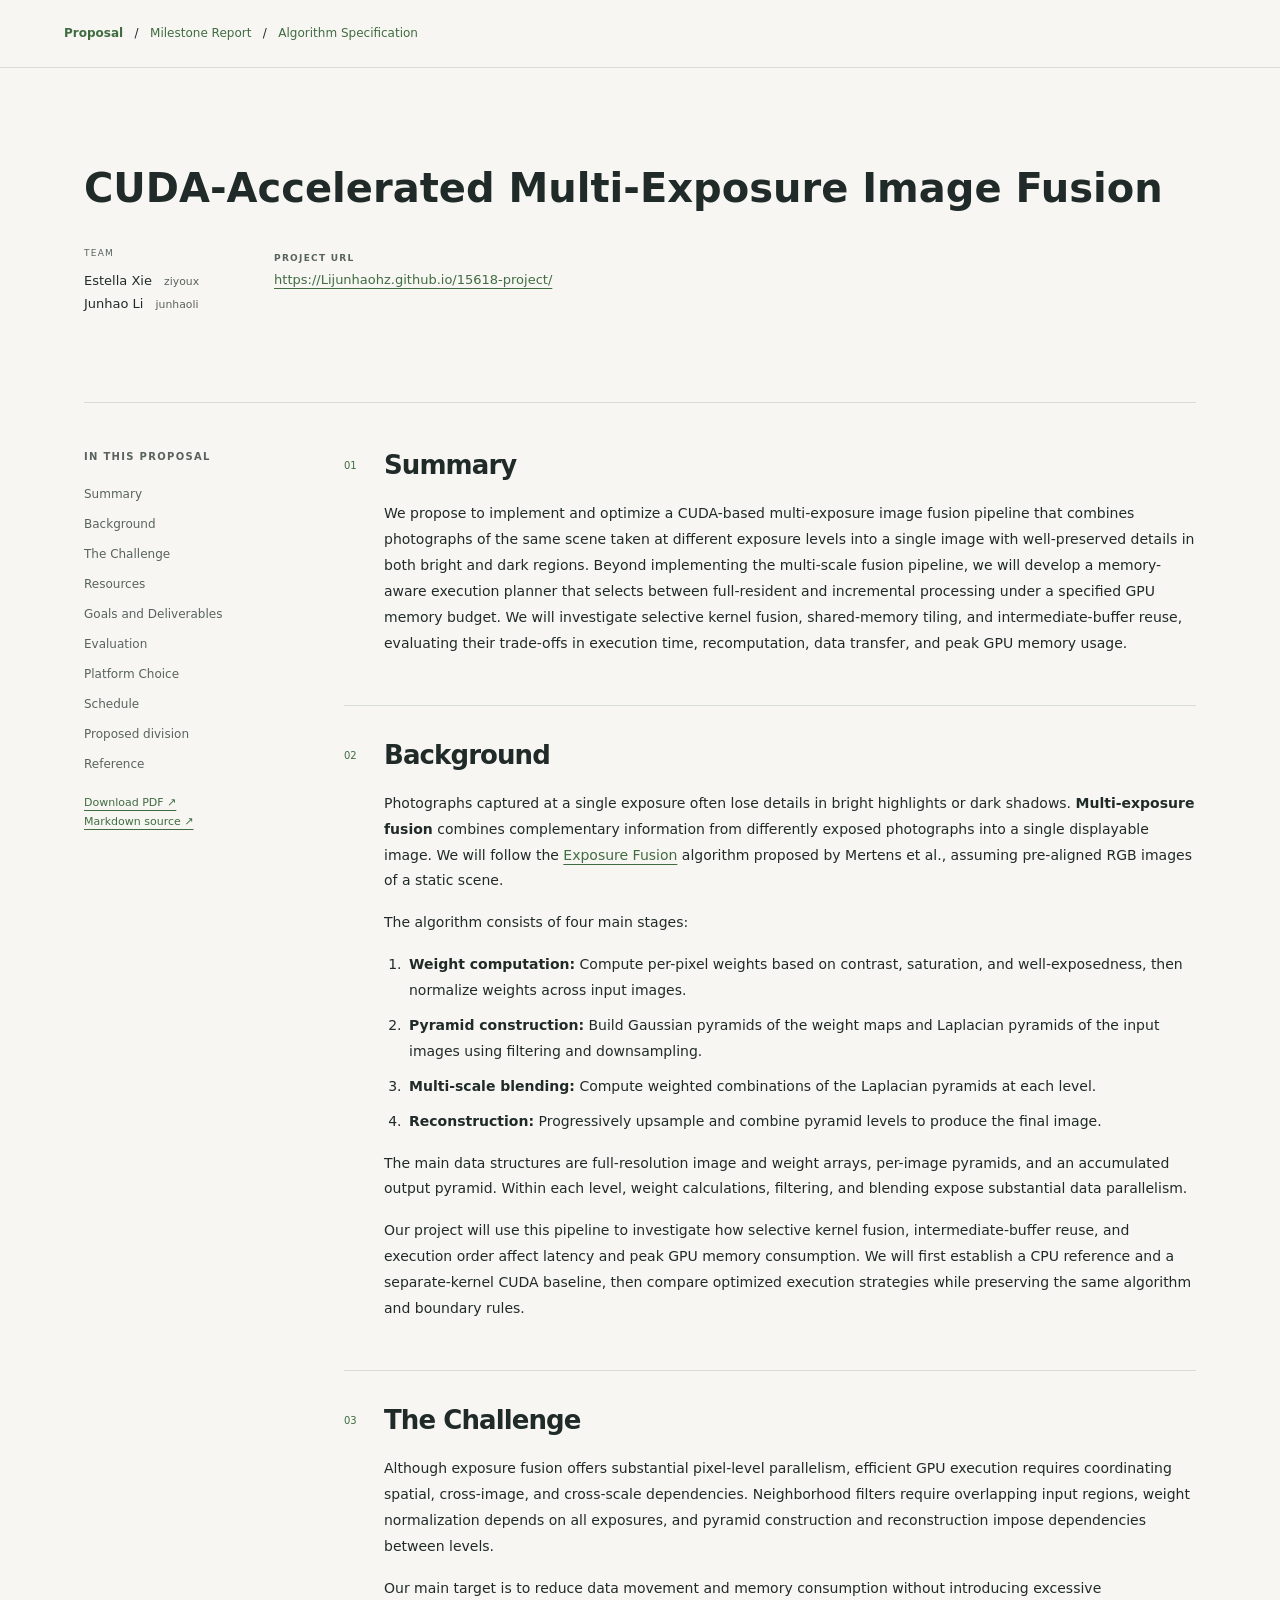
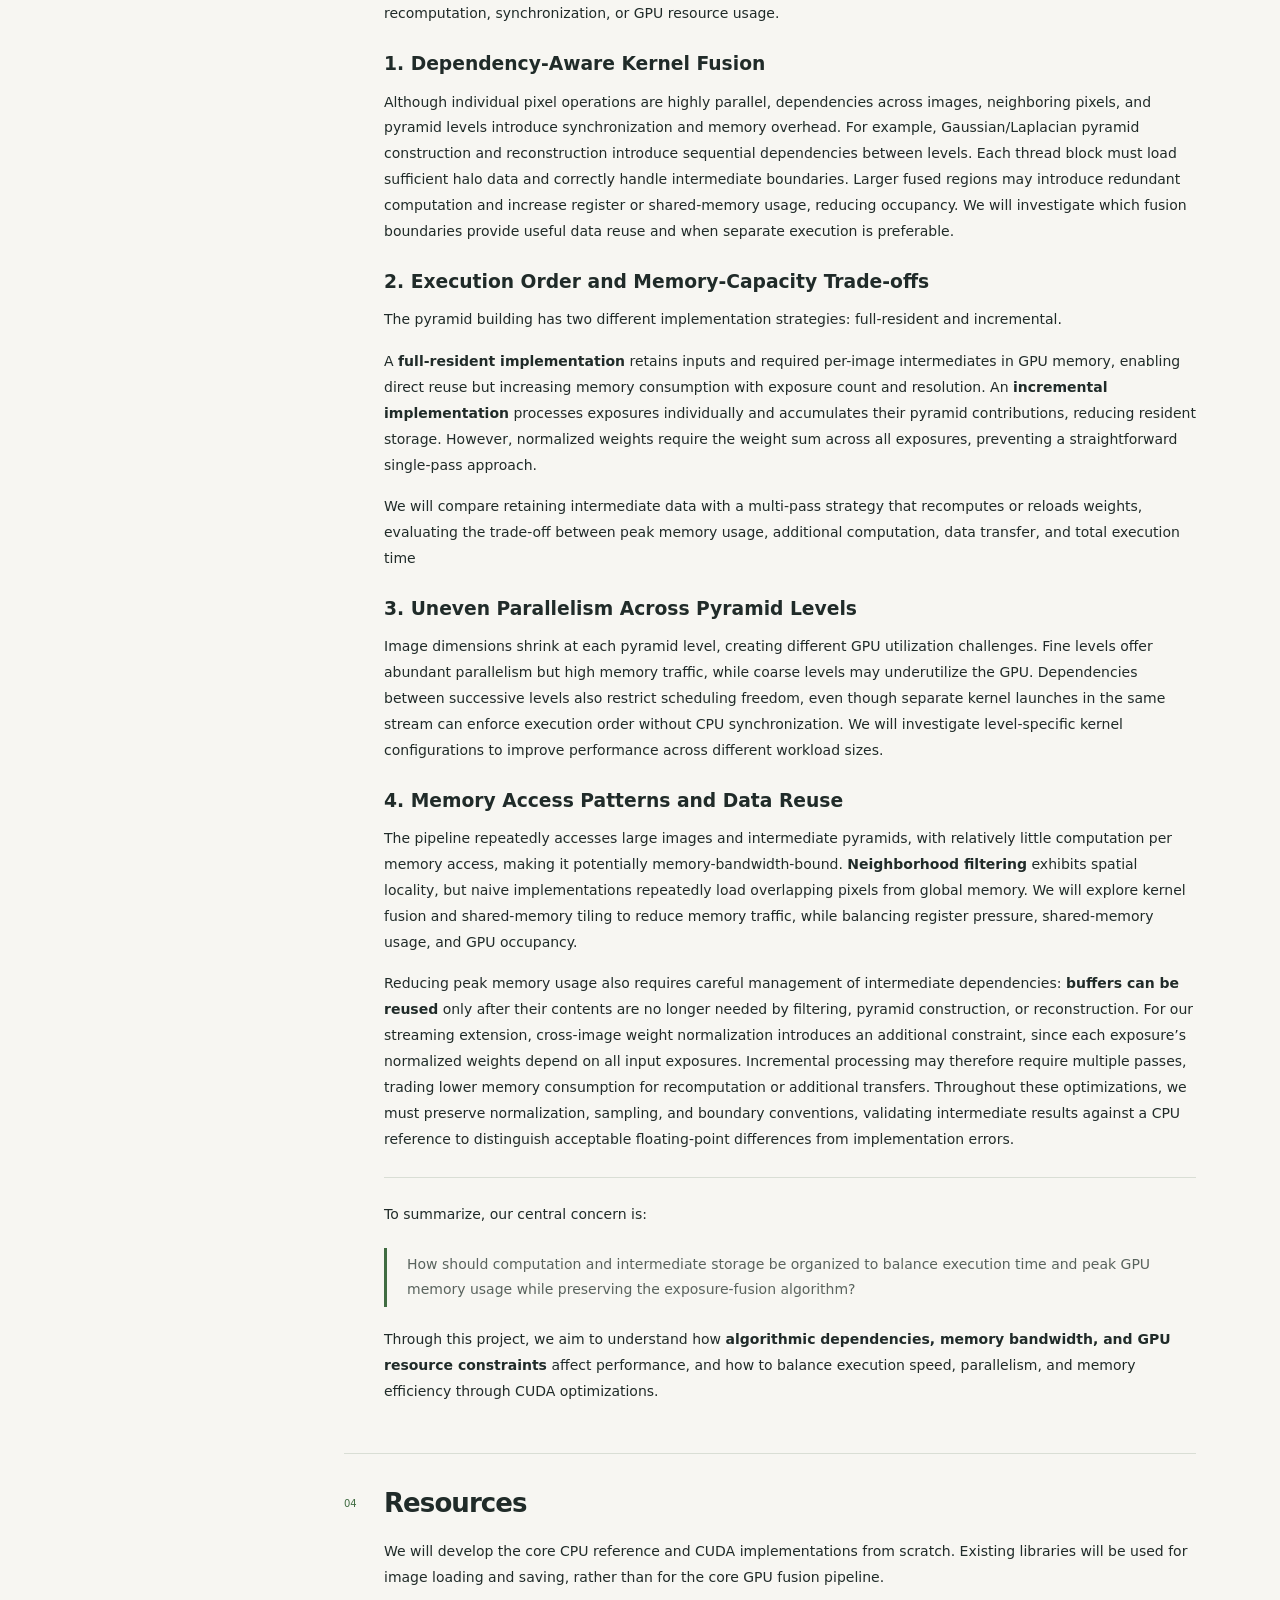
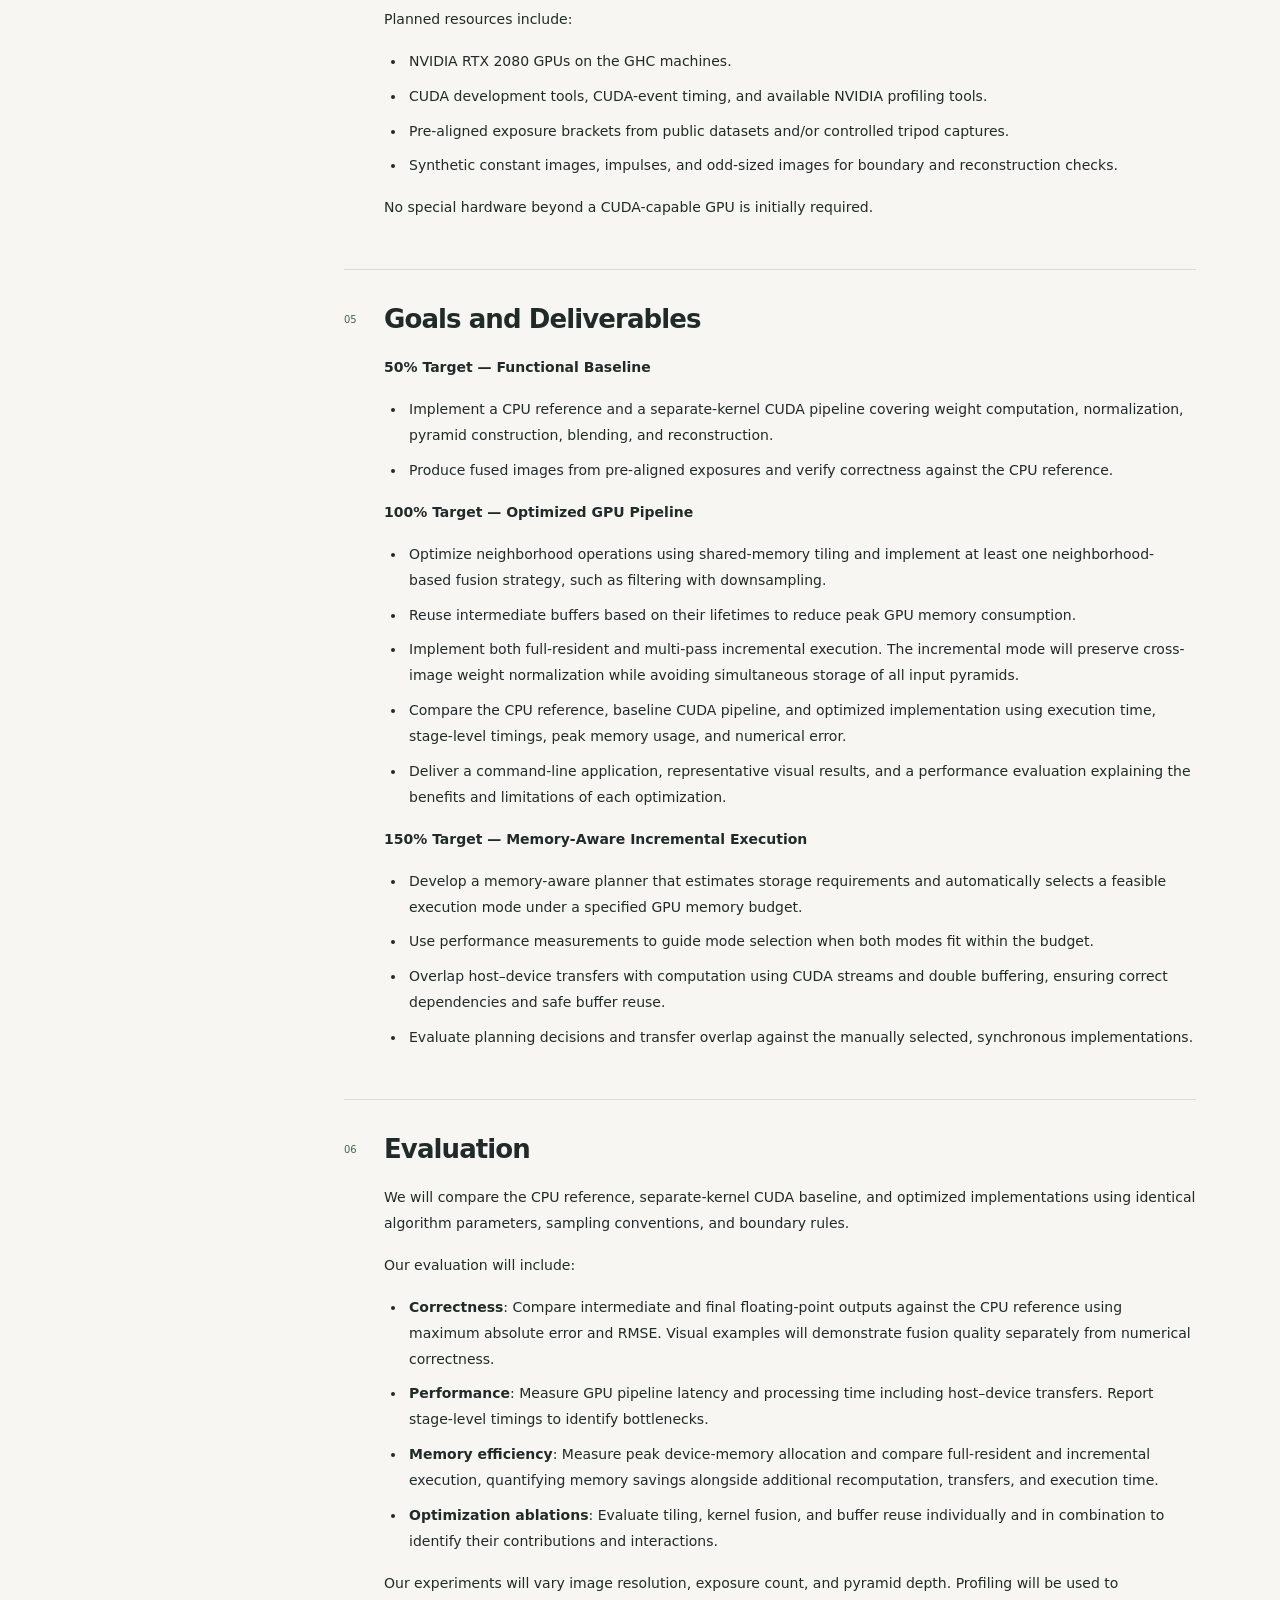
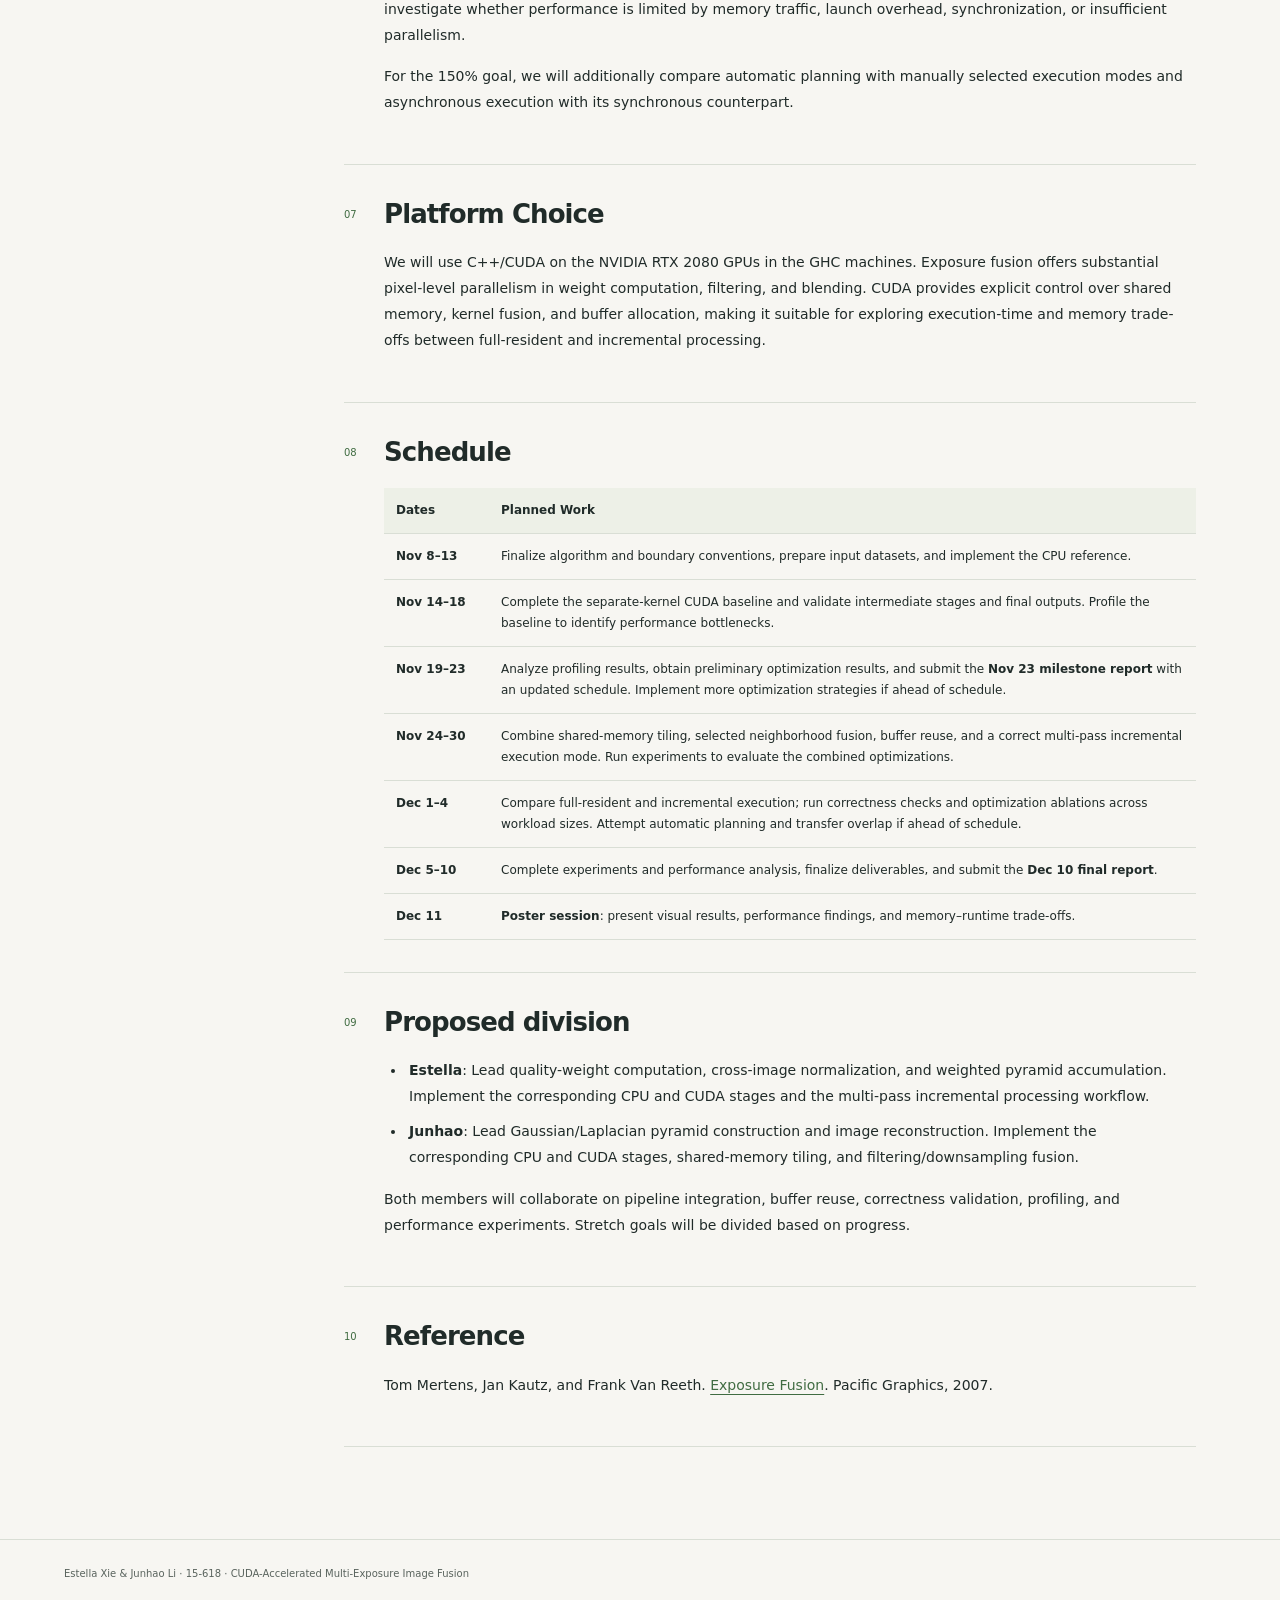
<file: index.html>
<!doctype html><html lang="en"><head><meta charset="utf-8"><meta name="viewport" content="width=device-width, initial-scale=1"><meta name="description" content="15-618 exposure fusion project: implementation progress, measured results, and revised schedule."><title>CUDA-Accelerated Multi-Exposure Image Fusion — Proposal</title><link rel="stylesheet" href="assets/style.css"></head><body><a class="skip" href="#proposal">Skip to proposal</a><header aria-label="Project documents"><div><a href="index.html" aria-current="page"><strong>Proposal</strong></a> &nbsp; / &nbsp; <a href="milestone.html">Milestone Report</a> &nbsp; / &nbsp; <a href="algorithm.html">Algorithm Specification</a></div></header><main><div class="hero"><h1>CUDA-Accelerated Multi-Exposure Image Fusion</h1><div class="team"><div><span>TEAM</span>Estella Xie <small>ziyoux</small><br>Junhao Li <small>junhaoli</small></div><div class="project-url"><p><strong>Project URL</strong></p>
<p><a href="https://Lijunhaohz.github.io/15618-project/">https://Lijunhaohz.github.io/15618-project/</a></p></div></div></div><div class="document" id="proposal"><aside><div class="eyebrow">IN THIS PROPOSAL</div><nav aria-label="Proposal sections"><a href="#summary">Summary</a><a href="#background">Background</a><a href="#the-challenge">The Challenge</a><a href="#resources">Resources</a><a href="#goals-and-deliverables">Goals and Deliverables</a><a href="#evaluation">Evaluation</a><a href="#platform-choice">Platform Choice</a><a href="#schedule">Schedule</a><a href="#proposed-division">Proposed division</a><a href="#reference">Reference</a></nav><a href="docs/proposal.pdf">Download PDF ↗</a><br><a href="docs/proposal.md">Markdown source ↗</a></aside><article><section id="summary"><span class="number">01</span><div><h2>Summary</h2><p>We propose to implement and optimize a CUDA-based multi-exposure image fusion pipeline that combines photographs of the same scene taken at different exposure levels into a single image with well-preserved details in both bright and dark regions. Beyond implementing the multi-scale fusion pipeline, we will develop a memory-aware execution planner that selects between full-resident and incremental processing under a specified GPU memory budget. We will investigate selective kernel fusion, shared-memory tiling, and intermediate-buffer reuse, evaluating their trade-offs in execution time, recomputation, data transfer, and peak GPU memory usage.</p></div></section>
<section id="background"><span class="number">02</span><div><h2>Background</h2><p>Photographs captured at a single exposure often lose details in bright highlights or dark shadows. <strong>Multi-exposure fusion</strong> combines complementary information from differently exposed photographs into a single displayable image. We will follow the <a href="https://www.tommertens.com/old-academic/papers/exposure_fusion_reduced.pdf">Exposure Fusion</a> algorithm proposed by Mertens et al., assuming pre-aligned RGB images of a static scene.</p>
<p>The algorithm consists of four main stages:</p>
<ol>
<li><strong>Weight computation:</strong> Compute per-pixel weights based on contrast, saturation, and well-exposedness, then normalize weights across input images.</li>
<li><strong>Pyramid construction:</strong> Build Gaussian pyramids of the weight maps and Laplacian pyramids of the input images using filtering and downsampling.</li>
<li><strong>Multi-scale blending:</strong> Compute weighted combinations of the Laplacian pyramids at each level.</li>
<li><strong>Reconstruction:</strong> Progressively upsample and combine pyramid levels to produce the final image.</li>
</ol>
<p>The main data structures are full-resolution image and weight arrays, per-image pyramids, and an accumulated output pyramid. Within each level, weight calculations, filtering, and blending expose substantial data parallelism.</p>
<p>Our project will use this pipeline to investigate how selective kernel fusion, intermediate-buffer reuse, and execution order affect latency and peak GPU memory consumption. We will first establish a CPU reference and a separate-kernel CUDA baseline, then compare optimized execution strategies while preserving the same algorithm and boundary rules.</p></div></section>
<section id="the-challenge"><span class="number">03</span><div><h2>The Challenge</h2><p>Although exposure fusion offers substantial pixel-level parallelism, efficient GPU execution requires coordinating spatial, cross-image, and cross-scale dependencies. Neighborhood filters require overlapping input regions, weight normalization depends on all exposures, and pyramid construction and reconstruction impose dependencies between levels.</p>
<p>Our main target is to reduce data movement and memory consumption without introducing excessive recomputation, synchronization, or GPU resource usage.</p>
<h3>1. Dependency-Aware Kernel Fusion</h3>
<p>Although individual pixel operations are highly parallel, dependencies across images, neighboring pixels, and pyramid levels introduce synchronization and memory overhead. For example, Gaussian/Laplacian pyramid construction and reconstruction introduce sequential dependencies between levels. Each thread block must load sufficient halo data and correctly handle intermediate boundaries. Larger fused regions may introduce redundant computation and increase register or shared-memory usage, reducing occupancy. We will investigate which fusion boundaries provide useful data reuse and when separate execution is preferable.</p>
<h3>2. Execution Order and Memory-Capacity Trade-offs</h3>
<p>The pyramid building has two different implementation strategies: full-resident and incremental.</p>
<p>A <strong>full-resident implementation</strong> retains inputs and required per-image intermediates in GPU memory, enabling direct reuse but increasing memory consumption with exposure count and resolution. An <strong>incremental implementation</strong> processes exposures individually and accumulates their pyramid contributions, reducing resident storage. However, normalized weights require the weight sum across all exposures, preventing a straightforward single-pass approach.</p>
<p>We will compare retaining intermediate data with a multi-pass strategy that recomputes or reloads weights, evaluating the trade-off between peak memory usage, additional computation, data transfer, and total execution time</p>
<h3>3. Uneven Parallelism Across Pyramid Levels</h3>
<p>Image dimensions shrink at each pyramid level, creating different GPU utilization challenges. Fine levels offer abundant parallelism but high memory traffic, while coarse levels may underutilize the GPU. Dependencies between successive levels also restrict scheduling freedom, even though separate kernel launches in the same stream can enforce execution order without CPU synchronization. We will investigate level-specific kernel configurations to improve performance across different workload sizes.</p>
<h3>4. Memory Access Patterns and Data Reuse</h3>
<p>The pipeline repeatedly accesses large images and intermediate pyramids, with relatively little computation per memory access, making it potentially memory-bandwidth-bound. <strong>Neighborhood filtering</strong> exhibits spatial locality, but naive implementations repeatedly load overlapping pixels from global memory. We will explore kernel fusion and shared-memory tiling to reduce memory traffic, while balancing register pressure, shared-memory usage, and GPU occupancy.</p>
<p>Reducing peak memory usage also requires careful management of intermediate dependencies: <strong>buffers can be reused</strong> only after their contents are no longer needed by filtering, pyramid construction, or reconstruction. For our streaming extension, cross-image weight normalization introduces an additional constraint, since each exposure’s normalized weights depend on all input exposures. Incremental processing may therefore require multiple passes, trading lower memory consumption for recomputation or additional transfers. Throughout these optimizations, we must preserve normalization, sampling, and boundary conventions, validating intermediate results against a CPU reference to distinguish acceptable floating-point differences from implementation errors.</p>
<hr>
<p>To summarize, our central concern is:</p>
<blockquote><p>How should computation and intermediate storage be organized to balance execution time and peak GPU memory usage while preserving the exposure-fusion algorithm?</p></blockquote>
<p>Through this project, we aim to understand how <strong>algorithmic dependencies, memory bandwidth, and GPU resource constraints</strong> affect performance, and how to balance execution speed, parallelism, and memory efficiency through CUDA optimizations.</p></div></section>
<section id="resources"><span class="number">04</span><div><h2>Resources</h2><p>We will develop the core CPU reference and CUDA implementations from scratch. Existing libraries will be used for image loading and saving, rather than for the core GPU fusion pipeline.</p>
<p>Planned resources include:</p>
<ul>
<li>NVIDIA RTX 2080 GPUs on the GHC machines.</li>
<li>CUDA development tools, CUDA-event timing, and available NVIDIA profiling tools.</li>
<li>Pre-aligned exposure brackets from public datasets and/or controlled tripod captures.</li>
<li>Synthetic constant images, impulses, and odd-sized images for boundary and reconstruction checks.</li>
</ul>
<p>No special hardware beyond a CUDA-capable GPU is initially required.</p></div></section>
<section id="goals-and-deliverables"><span class="number">05</span><div><h2>Goals and Deliverables</h2><p><strong>50% Target — Functional Baseline</strong></p>
<ul>
<li>Implement a CPU reference and a separate-kernel CUDA pipeline covering weight computation, normalization, pyramid construction, blending, and reconstruction.</li>
<li>Produce fused images from pre-aligned exposures and verify correctness against the CPU reference.</li>
</ul>
<p><strong>100% Target — Optimized GPU Pipeline</strong></p>
<ul>
<li>Optimize neighborhood operations using shared-memory tiling and implement at least one neighborhood-based fusion strategy, such as filtering with downsampling.</li>
<li>Reuse intermediate buffers based on their lifetimes to reduce peak GPU memory consumption.</li>
<li>Implement both full-resident and multi-pass incremental execution. The incremental mode will preserve cross-image weight normalization while avoiding simultaneous storage of all input pyramids.</li>
<li>Compare the CPU reference, baseline CUDA pipeline, and optimized implementation using execution time, stage-level timings, peak memory usage, and numerical error.</li>
<li>Deliver a command-line application, representative visual results, and a performance evaluation explaining the benefits and limitations of each optimization.</li>
</ul>
<p><strong>150% Target — Memory-Aware Incremental Execution</strong></p>
<ul>
<li>Develop a memory-aware planner that estimates storage requirements and automatically selects a feasible execution mode under a specified GPU memory budget.</li>
<li>Use performance measurements to guide mode selection when both modes fit within the budget.</li>
<li>Overlap host–device transfers with computation using CUDA streams and double buffering, ensuring correct dependencies and safe buffer reuse.</li>
<li>Evaluate planning decisions and transfer overlap against the manually selected, synchronous implementations.</li>
</ul></div></section>
<section id="evaluation"><span class="number">06</span><div><h2>Evaluation</h2><p>We will compare the CPU reference, separate-kernel CUDA baseline, and optimized implementations using identical algorithm parameters, sampling conventions, and boundary rules.</p>
<p>Our evaluation will include:</p>
<ul>
<li><strong>Correctness</strong>: Compare intermediate and final floating-point outputs against the CPU reference using maximum absolute error and RMSE. Visual examples will demonstrate fusion quality separately from numerical correctness.</li>
<li><strong>Performance</strong>: Measure GPU pipeline latency and processing time including host–device transfers. Report stage-level timings to identify bottlenecks.</li>
<li><strong>Memory efficiency</strong>: Measure peak device-memory allocation and compare full-resident and incremental execution, quantifying memory savings alongside additional recomputation, transfers, and execution time.</li>
<li><strong>Optimization ablations</strong>: Evaluate tiling, kernel fusion, and buffer reuse individually and in combination to identify their contributions and interactions.</li>
</ul>
<p>Our experiments will vary image resolution, exposure count, and pyramid depth. Profiling will be used to investigate whether performance is limited by memory traffic, launch overhead, synchronization, or insufficient parallelism.</p>
<p>For the 150% goal, we will additionally compare automatic planning with manually selected execution modes and asynchronous execution with its synchronous counterpart.</p></div></section>
<section id="platform-choice"><span class="number">07</span><div><h2>Platform Choice</h2><p>We will use C++/CUDA on the NVIDIA RTX 2080 GPUs in the GHC machines. Exposure fusion offers substantial pixel-level parallelism in weight computation, filtering, and blending. CUDA provides explicit control over shared memory, kernel fusion, and buffer allocation, making it suitable for exploring execution-time and memory trade-offs between full-resident and incremental processing.</p></div></section>
<section id="schedule"><span class="number">08</span><div><h2>Schedule</h2><div class="table-wrap"><table><thead>
<tr><th>Dates</th><th>Planned Work</th></tr>
</thead><tbody>
<tr><td><strong>Nov 8–13</strong></td><td>Finalize algorithm and boundary conventions, prepare input datasets, and implement the CPU reference.</td></tr>
<tr><td><strong>Nov 14–18</strong></td><td>Complete the separate-kernel CUDA baseline and validate intermediate stages and final outputs. Profile the baseline to identify performance bottlenecks.</td></tr>
<tr><td><strong>Nov 19–23</strong></td><td>Analyze profiling results, obtain preliminary optimization results, and submit the <strong>Nov 23 milestone report</strong> with an updated schedule. Implement more optimization strategies if ahead of schedule.</td></tr>
<tr><td><strong>Nov 24–30</strong></td><td>Combine shared-memory tiling, selected neighborhood fusion, buffer reuse, and a correct multi-pass incremental execution mode. Run experiments to evaluate the combined optimizations.</td></tr>
<tr><td><strong>Dec 1–4</strong></td><td>Compare full-resident and incremental execution; run correctness checks and optimization ablations across workload sizes. Attempt automatic planning and transfer overlap if ahead of schedule.</td></tr>
<tr><td><strong>Dec 5–10</strong></td><td>Complete experiments and performance analysis, finalize deliverables, and submit the <strong>Dec 10 final report</strong>.</td></tr>
<tr><td><strong>Dec 11</strong></td><td><strong>Poster session</strong>: present visual results, performance findings, and memory–runtime trade-offs.</td></tr>
</tbody></table></div></div></section>
<section id="proposed-division"><span class="number">09</span><div><h2>Proposed division</h2><ul>
<li><strong>Estella</strong>: Lead quality-weight computation, cross-image normalization, and weighted pyramid accumulation. Implement the corresponding CPU and CUDA stages and the multi-pass incremental processing workflow.</li>
<li><strong>Junhao</strong>: Lead Gaussian/Laplacian pyramid construction and image reconstruction. Implement the corresponding CPU and CUDA stages, shared-memory tiling, and filtering/downsampling fusion.</li>
</ul>
<p>Both members will collaborate on pipeline integration, buffer reuse, correctness validation, profiling, and performance experiments. Stretch goals will be divided based on progress.</p></div></section>
<section id="reference"><span class="number">10</span><div><h2>Reference</h2><p>Tom Mertens, Jan Kautz, and Frank Van Reeth. <a href="https://www.tommertens.com/old-academic/papers/exposure_fusion_reduced.pdf">Exposure Fusion</a>. Pacific Graphics, 2007.</p></div></section></article></div></main><footer>Estella Xie &amp; Junhao Li · 15-618 · CUDA-Accelerated Multi-Exposure Image Fusion</footer></body></html>
</file>
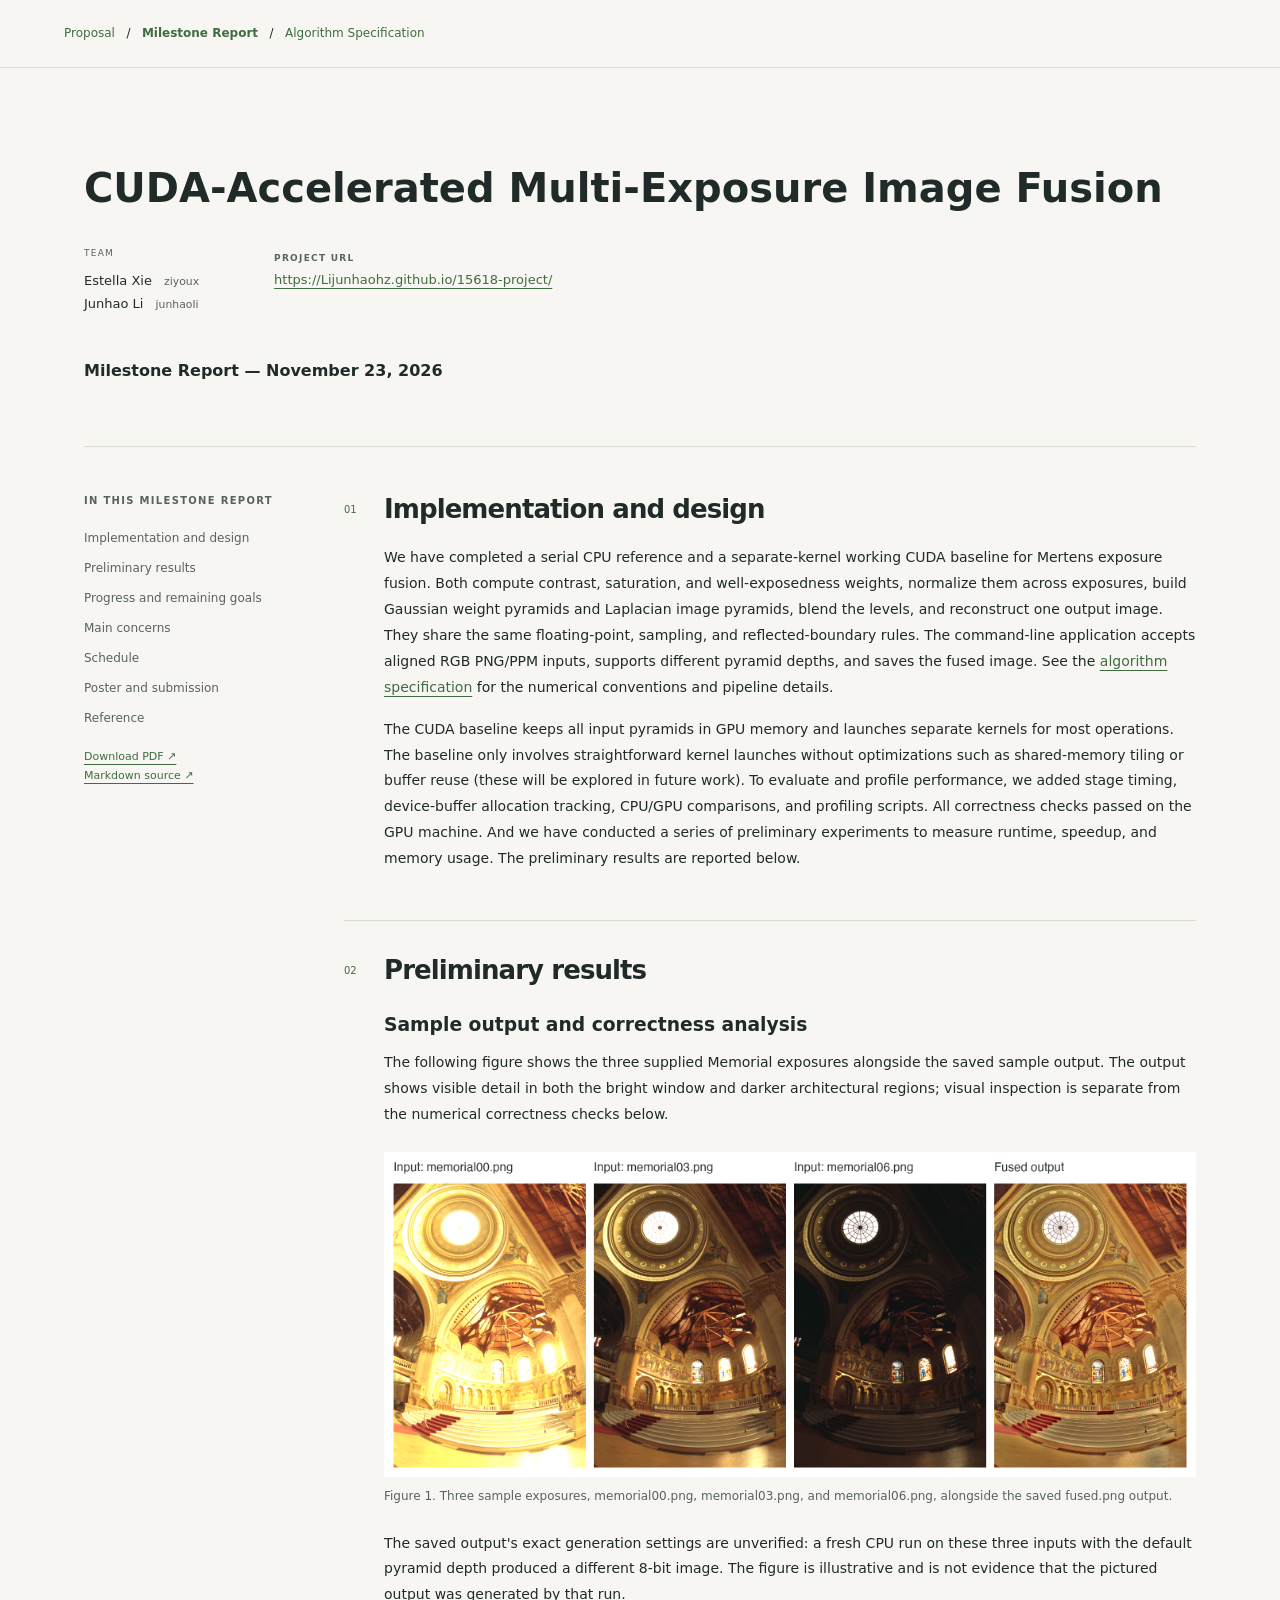
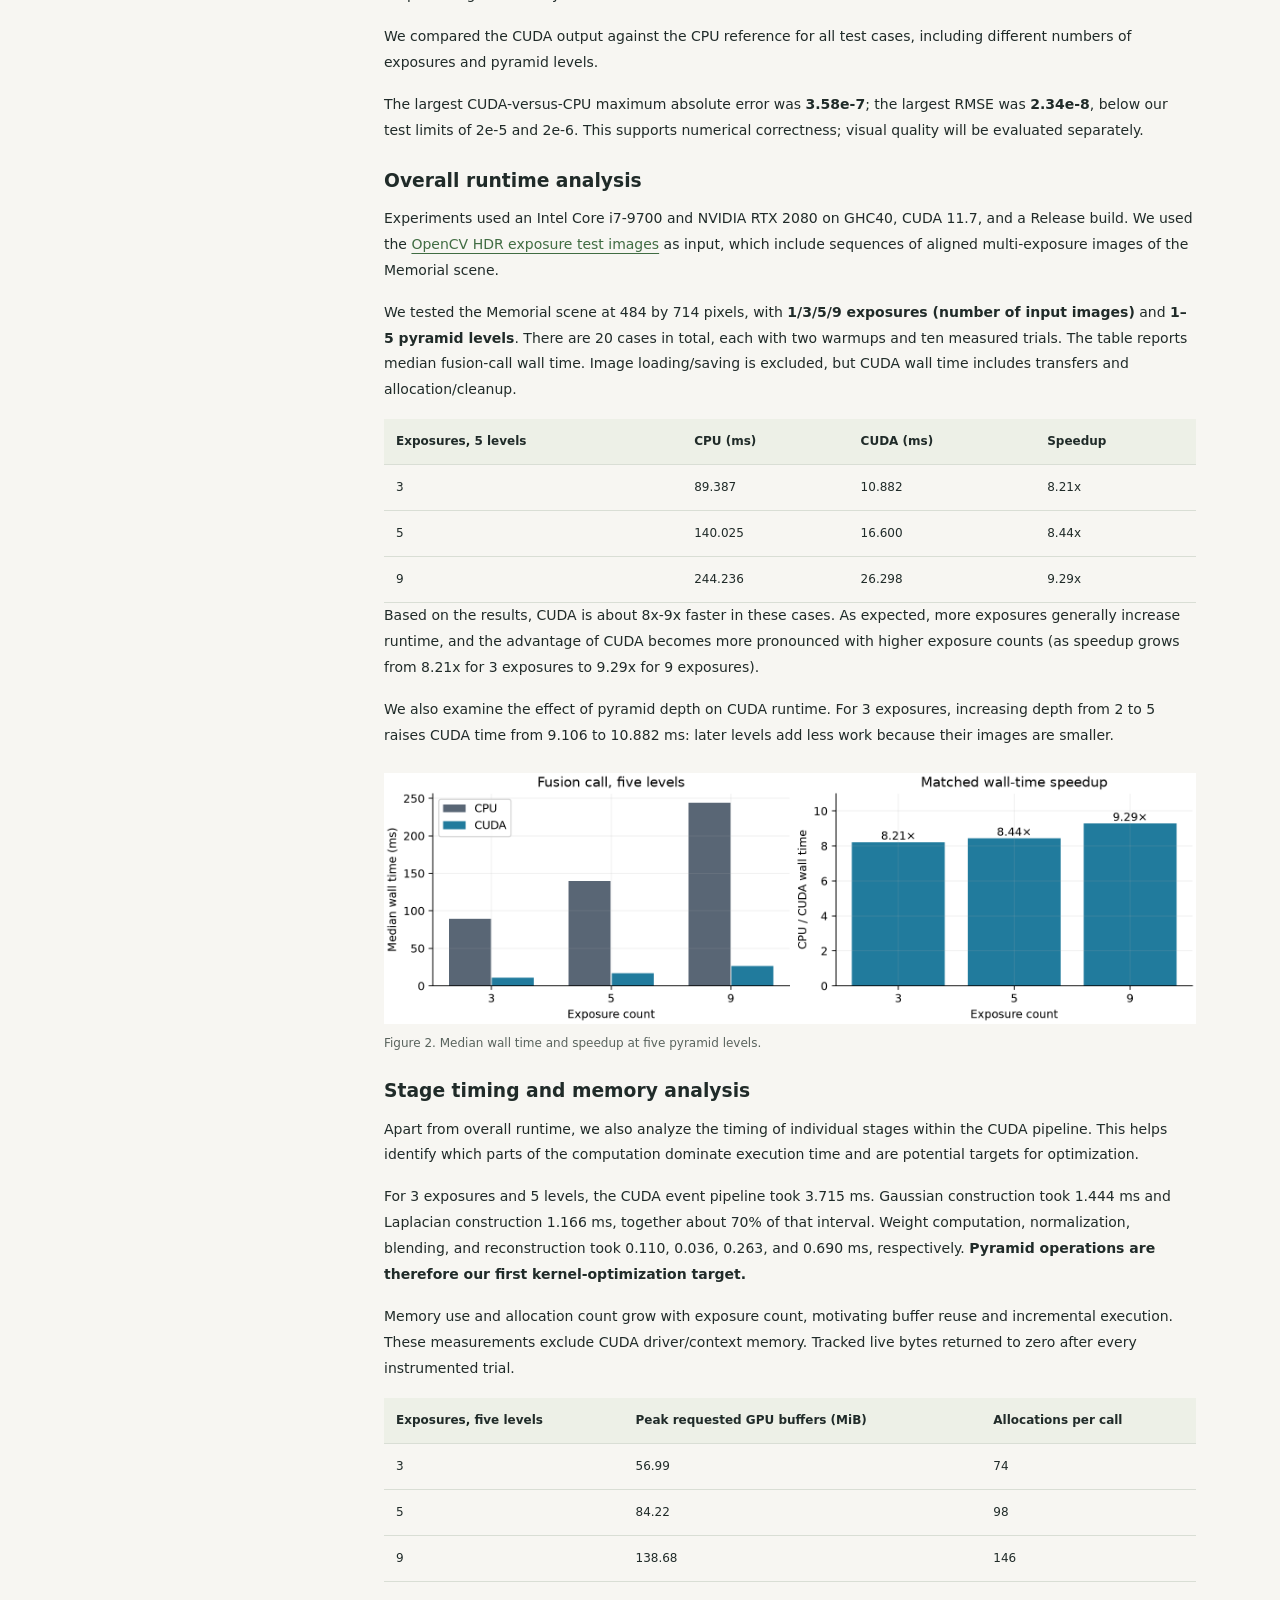
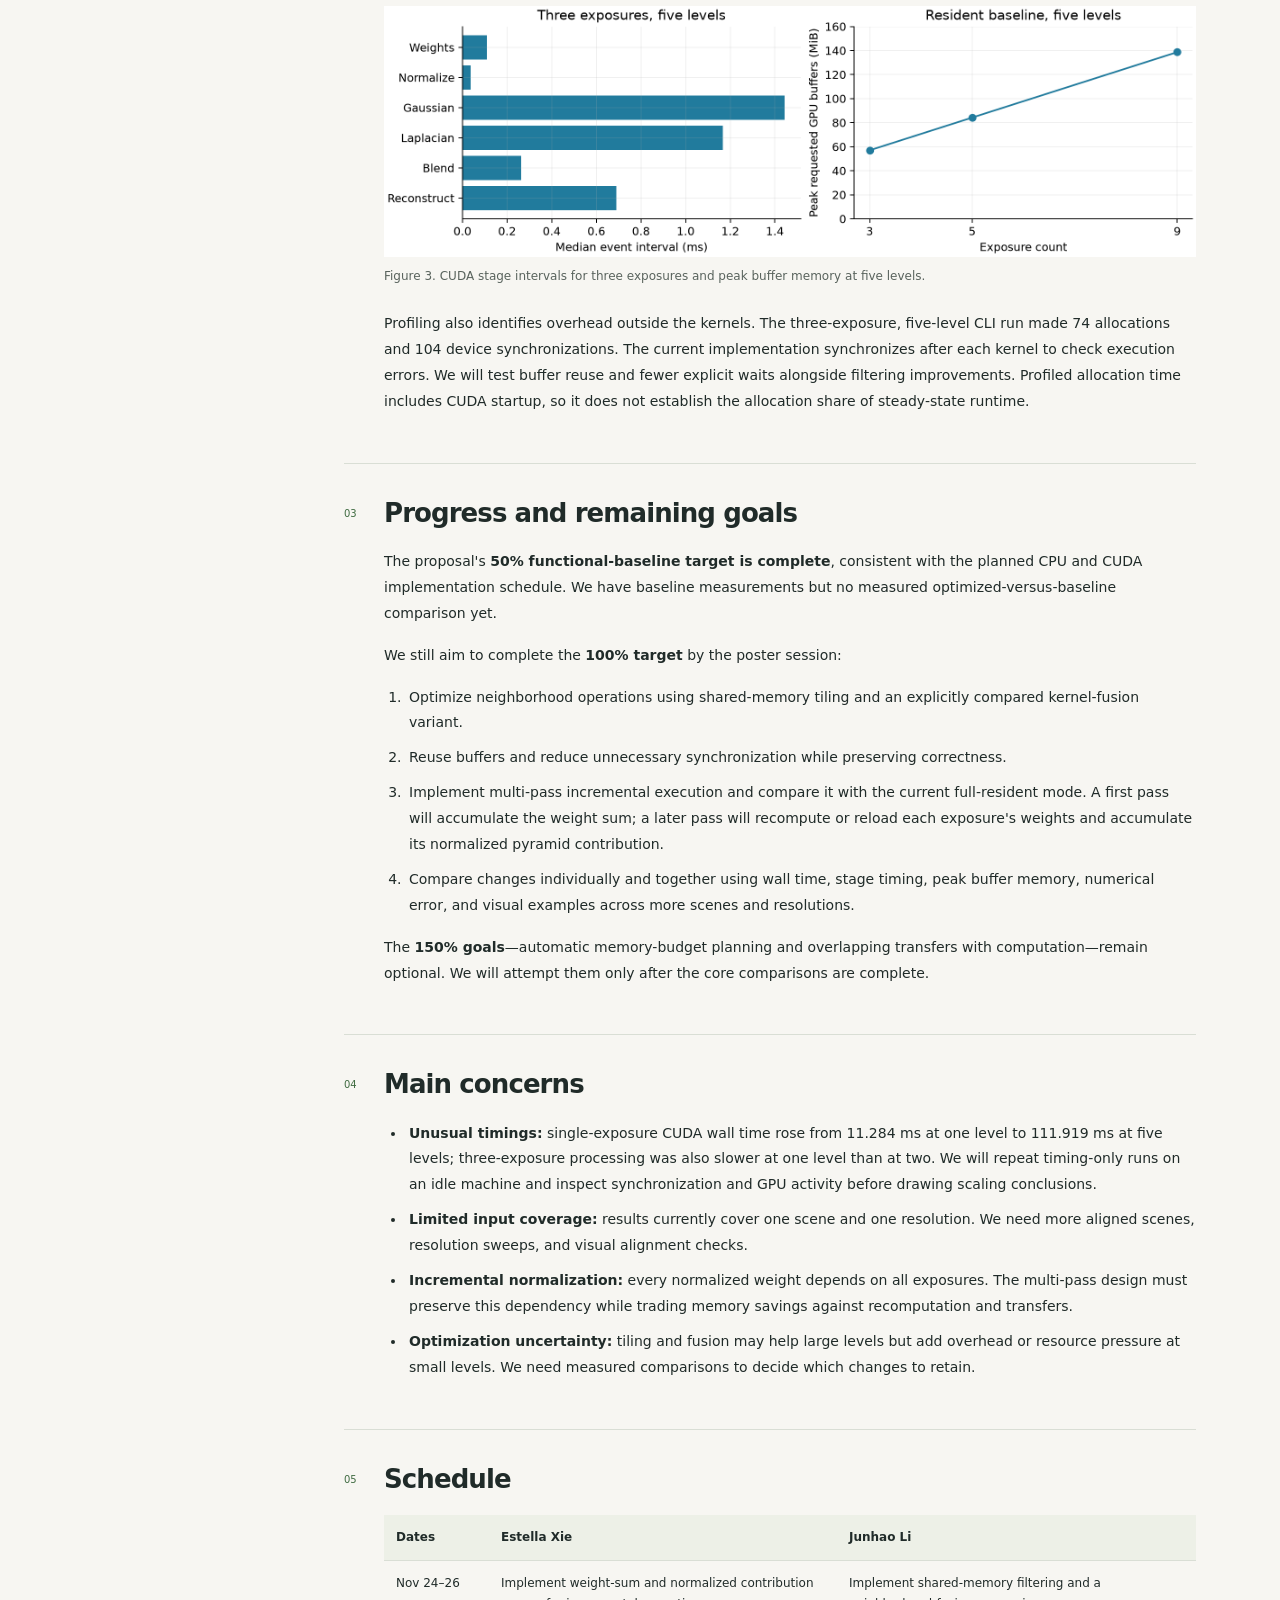
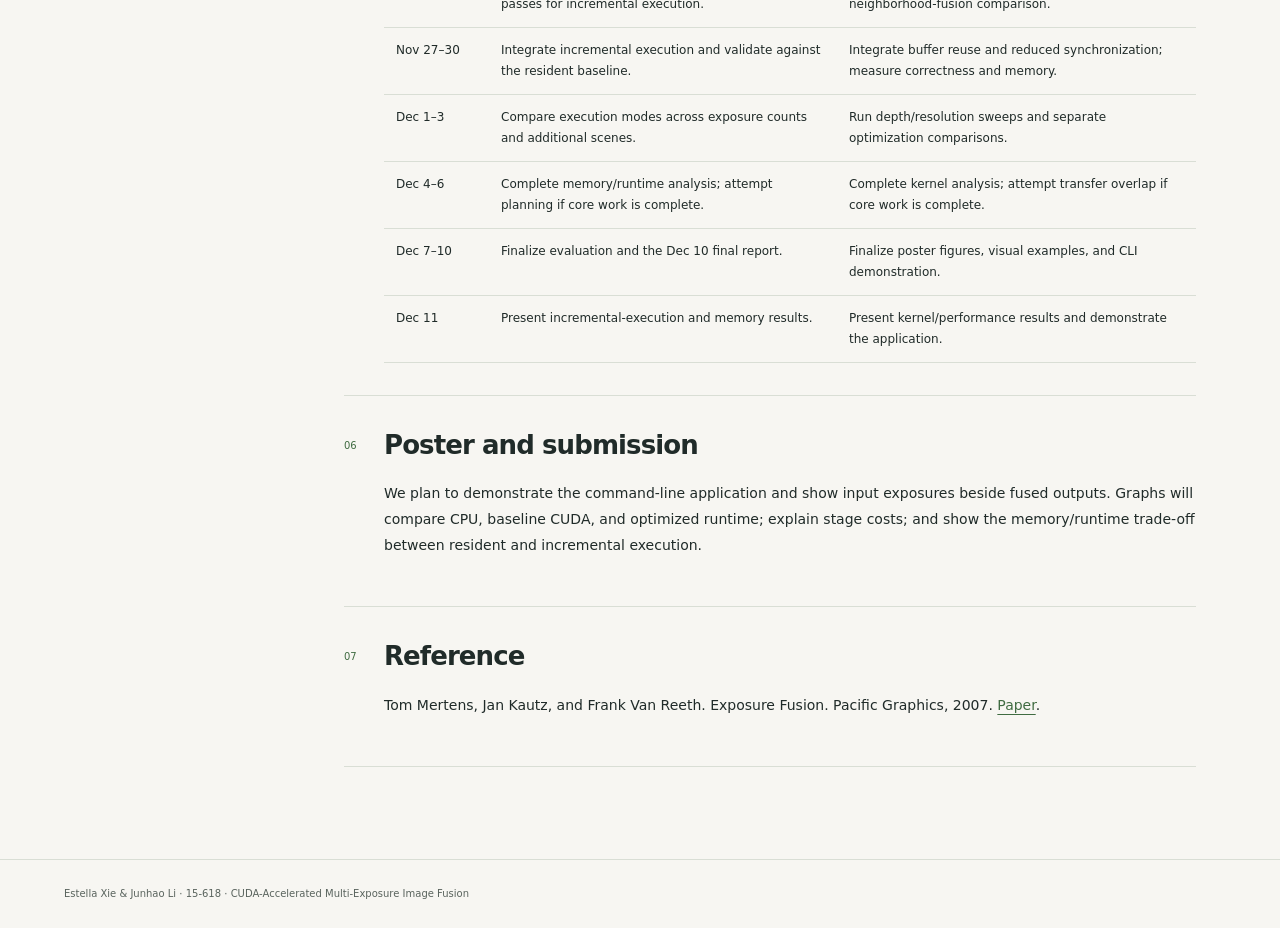
<file: milestone.html>
<!doctype html><html lang="en"><head><meta charset="utf-8"><meta name="viewport" content="width=device-width, initial-scale=1"><meta name="description" content="15-618 exposure fusion project: implementation progress, measured results, and revised schedule."><title>CUDA-Accelerated Multi-Exposure Image Fusion — Milestone Report</title><link rel="stylesheet" href="assets/style.css"></head><body><a class="skip" href="#milestone">Skip to milestone report</a><header aria-label="Project documents"><div><a href="index.html">Proposal</a> &nbsp; / &nbsp; <a href="milestone.html" aria-current="page"><strong>Milestone Report</strong></a> &nbsp; / &nbsp; <a href="algorithm.html">Algorithm Specification</a></div></header><main><div class="hero"><h1>CUDA-Accelerated Multi-Exposure Image Fusion</h1><div class="team"><div><span>TEAM</span>Estella Xie <small>ziyoux</small><br>Junhao Li <small>junhaoli</small></div><div class="project-url"><p><strong>Project URL</strong></p><p><a href="https://Lijunhaohz.github.io/15618-project/">https://Lijunhaohz.github.io/15618-project/</a></p></div></div><p><strong>Milestone Report — November 23, 2026</strong></p></div><div class="document" id="milestone"><aside><div class="eyebrow">IN THIS MILESTONE REPORT</div><nav aria-label="Milestone Report sections"><a href="#implementation-and-design">Implementation and design</a><a href="#preliminary-results">Preliminary results</a><a href="#progress-and-remaining-goals">Progress and remaining goals</a><a href="#main-concerns">Main concerns</a><a href="#schedule">Schedule</a><a href="#poster-and-submission">Poster and submission</a><a href="#reference">Reference</a></nav><a href="docs/milestone.pdf">Download PDF ↗</a><br><a href="docs/milestone.md">Markdown source ↗</a></aside><article><section id="implementation-and-design"><span class="number">01</span><div><h2>Implementation and design</h2><p>We have completed a serial CPU reference and a separate-kernel working CUDA baseline for Mertens exposure fusion. Both compute contrast, saturation, and well-exposedness weights, normalize them across exposures, build Gaussian weight pyramids and Laplacian image pyramids, blend the levels, and reconstruct one output image. They share the same floating-point, sampling, and reflected-boundary rules. The command-line application accepts aligned RGB PNG/PPM inputs, supports different pyramid depths, and saves the fused image. See the <a href="algorithm.html">algorithm specification</a> for the numerical conventions and pipeline details.</p>
<p>The CUDA baseline keeps all input pyramids in GPU memory and launches separate kernels for most operations. The baseline only involves straightforward kernel launches without optimizations such as shared-memory tiling or buffer reuse (these will be explored in future work). To evaluate and profile performance, we added stage timing, device-buffer allocation tracking, CPU/GPU comparisons, and profiling scripts. All correctness checks passed on the GPU machine. And we have conducted a series of preliminary experiments to measure runtime, speedup, and memory usage. The preliminary results are reported below.</p></div></section>
<section id="preliminary-results"><span class="number">02</span><div><h2>Preliminary results</h2><h3>Sample output and correctness analysis</h3>
<p>The following figure shows the three supplied Memorial exposures alongside the saved sample output. The output shows visible detail in both the bright window and darker architectural regions; visual inspection is separate from the numerical correctness checks below.</p>
<figure><img style="width:100%;height:auto" src="docs/imgs/milestone-sample.png" alt="Figure 1. Three sample exposures, memorial00.png, memorial03.png, and memorial06.png, alongside the saved fused.png output."><figcaption>Figure 1. Three sample exposures, memorial00.png, memorial03.png, and memorial06.png, alongside the saved fused.png output.</figcaption></figure>
<p>The saved output&#x27;s exact generation settings are unverified: a fresh CPU run on these three inputs with the default pyramid depth produced a different 8-bit image. The figure is illustrative and is not evidence that the pictured output was generated by that run.</p>
<p>We compared the CUDA output against the CPU reference for all test cases, including different numbers of exposures and pyramid levels.</p>
<p>The largest CUDA-versus-CPU maximum absolute error was <strong>3.58e-7</strong>; the largest RMSE was <strong>2.34e-8</strong>, below our test limits of 2e-5 and 2e-6. This supports numerical correctness; visual quality will be evaluated separately.</p>
<h3>Overall runtime analysis</h3>
<p>Experiments used an Intel Core i7-9700 and NVIDIA RTX 2080 on GHC40, CUDA 11.7, and a Release build. We used the <a href="https://github.com/opencv/opencv_extra/tree/4.x/testdata/cv/hdr/exposures">OpenCV HDR exposure test images</a> as input, which include sequences of aligned multi-exposure images of the Memorial scene.</p>
<p>We tested the Memorial scene at 484 by 714 pixels, with <strong>1/3/5/9 exposures (number of input images)</strong> and <strong>1–5 pyramid levels</strong>. There are 20 cases in total, each with two warmups and ten measured trials. The table reports median fusion-call wall time. Image loading/saving is excluded, but CUDA wall time includes transfers and allocation/cleanup.</p>
<div class="table-wrap"><table><thead>
<tr><th>Exposures, 5 levels</th><th>CPU (ms)</th><th>CUDA (ms)</th><th>Speedup</th></tr>
</thead><tbody>
<tr><td>3</td><td>89.387</td><td>10.882</td><td>8.21x</td></tr>
<tr><td>5</td><td>140.025</td><td>16.600</td><td>8.44x</td></tr>
<tr><td>9</td><td>244.236</td><td>26.298</td><td>9.29x</td></tr>
</tbody></table></div>
<p>Based on the results, CUDA is about 8x-9x faster in these cases. As expected, more exposures generally increase runtime, and the advantage of CUDA becomes more pronounced with higher exposure counts (as speedup grows from 8.21x for 3 exposures to 9.29x for 9 exposures).</p>
<p>We also examine the effect of pyramid depth on CUDA runtime. For 3 exposures, increasing depth from 2 to 5 raises CUDA time from 9.106 to 10.882 ms: later levels add less work because their images are smaller.</p>
<figure><img style="width:100%;height:auto" src="docs/imgs/milestone-runtime.png" alt="Figure 2. Median wall time and speedup at five pyramid levels."><figcaption>Figure 2. Median wall time and speedup at five pyramid levels.</figcaption></figure>
<h3>Stage timing and memory analysis</h3>
<p>Apart from overall runtime, we also analyze the timing of individual stages within the CUDA pipeline. This helps identify which parts of the computation dominate execution time and are potential targets for optimization.</p>
<p>For 3 exposures and 5 levels, the CUDA event pipeline took 3.715 ms. Gaussian construction took 1.444 ms and Laplacian construction 1.166 ms, together about 70% of that interval. Weight computation, normalization, blending, and reconstruction took 0.110, 0.036, 0.263, and 0.690 ms, respectively. <strong>Pyramid operations are therefore our first kernel-optimization target.</strong></p>
<p>Memory use and allocation count grow with exposure count, motivating buffer reuse and incremental execution. These measurements exclude CUDA driver/context memory. Tracked live bytes returned to zero after every instrumented trial.</p>
<div class="table-wrap"><table><thead>
<tr><th>Exposures, five levels</th><th>Peak requested GPU buffers (MiB)</th><th>Allocations per call</th></tr>
</thead><tbody>
<tr><td>3</td><td>56.99</td><td>74</td></tr>
<tr><td>5</td><td>84.22</td><td>98</td></tr>
<tr><td>9</td><td>138.68</td><td>146</td></tr>
</tbody></table></div>
<figure><img style="width:100%;height:auto" src="docs/imgs/milestone-stages-memory.png" alt="Figure 3. CUDA stage intervals for three exposures and peak buffer memory at five levels."><figcaption>Figure 3. CUDA stage intervals for three exposures and peak buffer memory at five levels.</figcaption></figure>
<p>Profiling also identifies overhead outside the kernels. The three-exposure, five-level CLI run made 74 allocations and 104 device synchronizations. The current implementation synchronizes after each kernel to check execution errors. We will test buffer reuse and fewer explicit waits alongside filtering improvements. Profiled allocation time includes CUDA startup, so it does not establish the allocation share of steady-state runtime.</p></div></section>
<section id="progress-and-remaining-goals"><span class="number">03</span><div><h2>Progress and remaining goals</h2><p>The proposal&#x27;s <strong>50% functional-baseline target is complete</strong>, consistent with the planned CPU and CUDA implementation schedule. We have baseline measurements but no measured optimized-versus-baseline comparison yet.</p>
<p>We still aim to complete the <strong>100% target</strong> by the poster session:</p>
<ol>
<li>Optimize neighborhood operations using shared-memory tiling and an explicitly compared kernel-fusion variant.</li>
<li>Reuse buffers and reduce unnecessary synchronization while preserving correctness.</li>
<li>Implement multi-pass incremental execution and compare it with the current full-resident mode. A first pass will accumulate the weight sum; a later pass will recompute or reload each exposure&#x27;s weights and accumulate its normalized pyramid contribution.</li>
<li>Compare changes individually and together using wall time, stage timing, peak buffer memory, numerical error, and visual examples across more scenes and resolutions.</li>
</ol>
<p>The <strong>150% goals</strong>—automatic memory-budget planning and overlapping transfers with computation—remain optional. We will attempt them only after the core comparisons are complete.</p></div></section>
<section id="main-concerns"><span class="number">04</span><div><h2>Main concerns</h2><ul>
<li><strong>Unusual timings:</strong> single-exposure CUDA wall time rose from 11.284 ms at one level to 111.919 ms at five levels; three-exposure processing was also slower at one level than at two. We will repeat timing-only runs on an idle machine and inspect synchronization and GPU activity before drawing scaling conclusions.</li>
<li><strong>Limited input coverage:</strong> results currently cover one scene and one resolution. We need more aligned scenes, resolution sweeps, and visual alignment checks.</li>
<li><strong>Incremental normalization:</strong> every normalized weight depends on all exposures. The multi-pass design must preserve this dependency while trading memory savings against recomputation and transfers.</li>
<li><strong>Optimization uncertainty:</strong> tiling and fusion may help large levels but add overhead or resource pressure at small levels. We need measured comparisons to decide which changes to retain.</li>
</ul></div></section>
<section id="schedule"><span class="number">05</span><div><h2>Schedule</h2><div class="table-wrap"><table><thead>
<tr><th>Dates</th><th>Estella Xie</th><th>Junhao Li</th></tr>
</thead><tbody>
<tr><td>Nov 24–26</td><td>Implement weight-sum and normalized contribution passes for incremental execution.</td><td>Implement shared-memory filtering and a neighborhood-fusion comparison.</td></tr>
<tr><td>Nov 27–30</td><td>Integrate incremental execution and validate against the resident baseline.</td><td>Integrate buffer reuse and reduced synchronization; measure correctness and memory.</td></tr>
<tr><td>Dec 1–3</td><td>Compare execution modes across exposure counts and additional scenes.</td><td>Run depth/resolution sweeps and separate optimization comparisons.</td></tr>
<tr><td>Dec 4–6</td><td>Complete memory/runtime analysis; attempt planning if core work is complete.</td><td>Complete kernel analysis; attempt transfer overlap if core work is complete.</td></tr>
<tr><td>Dec 7–10</td><td>Finalize evaluation and the Dec 10 final report.</td><td>Finalize poster figures, visual examples, and CLI demonstration.</td></tr>
<tr><td>Dec 11</td><td>Present incremental-execution and memory results.</td><td>Present kernel/performance results and demonstrate the application.</td></tr>
</tbody></table></div></div></section>
<section id="poster-and-submission"><span class="number">06</span><div><h2>Poster and submission</h2><p>We plan to demonstrate the command-line application and show input exposures beside fused outputs. Graphs will compare CPU, baseline CUDA, and optimized runtime; explain stage costs; and show the memory/runtime trade-off between resident and incremental execution.</p></div></section>
<section id="reference"><span class="number">07</span><div><h2>Reference</h2><p>Tom Mertens, Jan Kautz, and Frank Van Reeth. Exposure Fusion. Pacific Graphics, 2007. <a href="https://www.tommertens.com/old-academic/papers/exposure_fusion_reduced.pdf">Paper</a>.</p></div></section></article></div></main><footer>Estella Xie &amp; Junhao Li · 15-618 · CUDA-Accelerated Multi-Exposure Image Fusion</footer></body></html>
</file>
<file: assets/style.css>
:root{--paper:#f7f6f2;--ink:#202b29;--muted:#59635d;--line:#d9ded5;--green:#406c42}*{box-sizing:border-box}html{scroll-behavior:smooth;scroll-padding-top:24px}body{margin:0;background:var(--paper);color:var(--ink);font-family:system-ui,-apple-system,sans-serif;line-height:1.75}a{color:var(--green);text-underline-offset:4px}a:hover{text-decoration:underline}a:focus-visible{outline:3px solid #648a4c;outline-offset:5px}header{max-width:1360px;margin:auto;padding:23px 5%;display:flex;align-items:center;justify-content:space-between;border-bottom:1px solid var(--line);font-size:12px}header a{text-decoration:none}.brand{font-weight:800;letter-spacing:.08em;color:var(--ink)}header span{color:var(--muted)}main{max-width:1240px;margin:auto;padding:0 5%}.hero{padding:70px 0 45px}.eyebrow{font-size:10px;letter-spacing:.13em;font-weight:700;color:var(--muted)}h1{font-size:clamp(26px,3.2vw,40px);line-height:1.3;font-weight:600;margin:24px 0}.team{display:flex;gap:75px;font-size:13px;margin:32px 0 42px}.team span{display:block;font-size:9px;letter-spacing:.14em;color:var(--muted);margin-bottom:8px}.team small{color:var(--muted);margin-left:8px}.pipeline{margin:0;border:1px solid #cfd8c8;background:#edf0e7;padding:22px 26px}.pipeline figcaption{font-size:10px;letter-spacing:.12em;font-weight:700}.pipeline ol{display:grid;grid-template-columns:repeat(4,1fr);list-style:none;padding:0;margin:20px 0 0;gap:18px}.pipeline li{font-size:13px;line-height:1.6;border-top:1px solid #c8d1c1;padding-top:12px}.pipeline b{display:block;font-size:11px;color:var(--green);margin-bottom:5px}.pipeline small{display:block;font-size:10px;color:var(--muted)}.document{display:grid;grid-template-columns:210px minmax(0,1fr);gap:50px;border-top:1px solid var(--line);padding:45px 0 60px}aside{align-self:start;position:sticky;top:25px;font-size:11px}nav{display:flex;flex-direction:column;margin:18px 0;gap:9px}nav a{font-size:12px;text-decoration:none;color:var(--muted)}section{display:grid;grid-template-columns:26px minmax(0,1fr);gap:14px;border-bottom:1px solid var(--line);padding:0 0 32px;margin-bottom:32px}.number{font-size:10px;padding-top:9px;color:var(--green)}h2{font-size:26px;line-height:1.35;font-weight:550;letter-spacing:-.035em;margin:0 0 18px}article p,article li{font-size:14px;line-height:1.85}article p{margin:0 0 16px}article li{padding-left:3px;margin-bottom:9px}article ol,article ul{padding-left:22px}article strong{font-weight:650}.table-wrap{overflow-x:auto}table{border-collapse:collapse;width:100%;font-size:12px;text-align:left}th,td{padding:12px;border-bottom:1px solid var(--line);vertical-align:top}th{background:#edf0e7;font-weight:600}td:first-child{min-width:105px}footer{border-top:1px solid var(--line);padding:25px 5%;font-size:10px;color:var(--muted)}.skip{position:absolute;top:-100px;padding:10px;background:var(--paper);z-index:10}.skip:focus{top:10px}@media(max-width:760px){header span{display:none}.hero{padding-top:42px}.document{grid-template-columns:1fr;gap:30px}aside{position:static}nav{flex-direction:row;flex-wrap:wrap;gap:9px 18px}.pipeline{padding:18px}.pipeline ol{grid-template-columns:repeat(2,1fr)}.team{gap:30px}section{grid-template-columns:20px minmax(0,1fr);gap:8px}}@media(prefers-reduced-motion:reduce){html{scroll-behavior:auto}}@media print{header,aside,.skip,footer{display:none}main{max-width:none;padding:0}.hero{padding-top:0}h1{font-size:36px}.document{display:block}section{break-inside:avoid}body{background:white;color:black}a{color:inherit}}
:is(article h3,article h4,article h5,article h6){line-height:1.4;margin:24px 0 12px}article hr{border:0;border-top:1px solid var(--line);margin:24px 0}article blockquote{margin:20px 0;padding:4px 20px;border-left:3px solid var(--green);color:var(--muted)}article blockquote p:last-child{margin-bottom:0}
.project-url p{margin:0}.project-url strong{font-size:9px;letter-spacing:.14em;color:var(--muted);text-transform:uppercase}
article pre,.math-display{overflow-x:auto}article pre{padding:16px;background:#edf0e7;line-height:1.5}article figure{margin:24px 0}article figure img{max-width:100%;height:auto}article figcaption{font-size:12px;color:var(--muted)}
</file>
